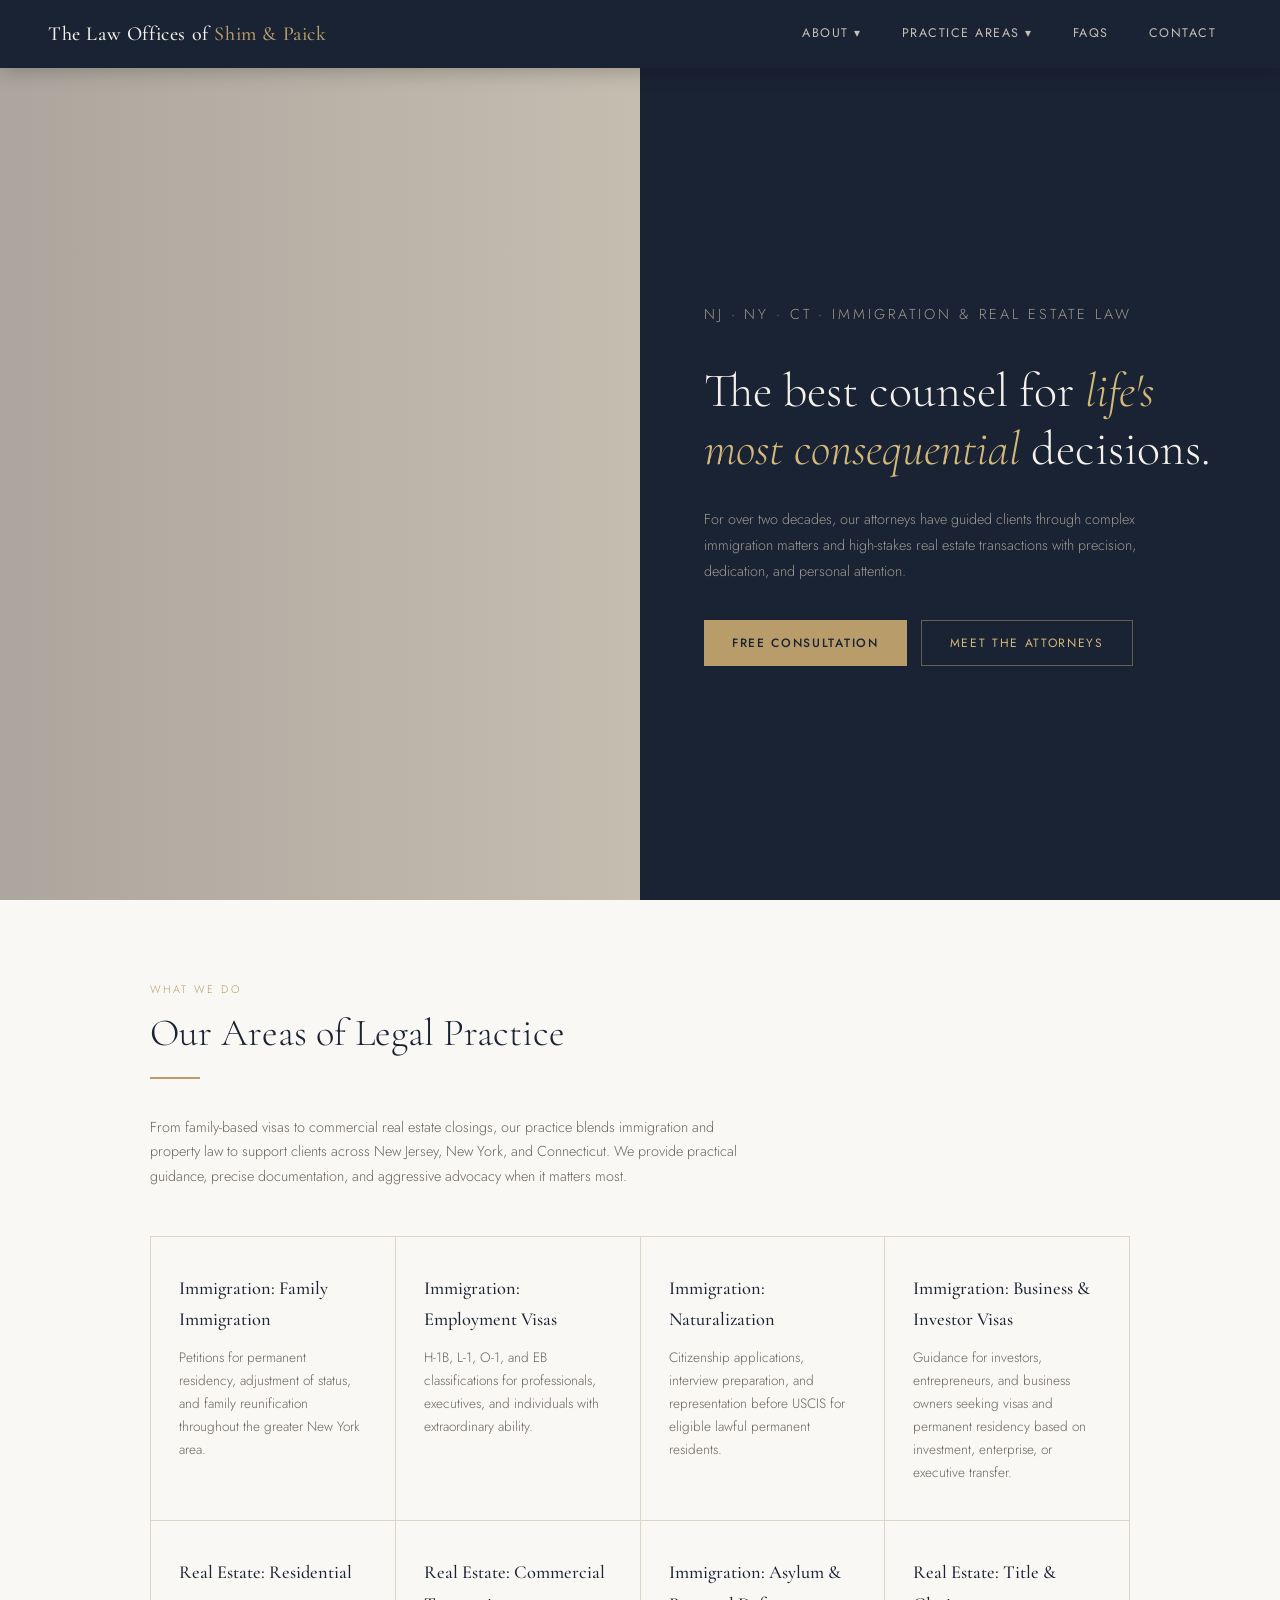
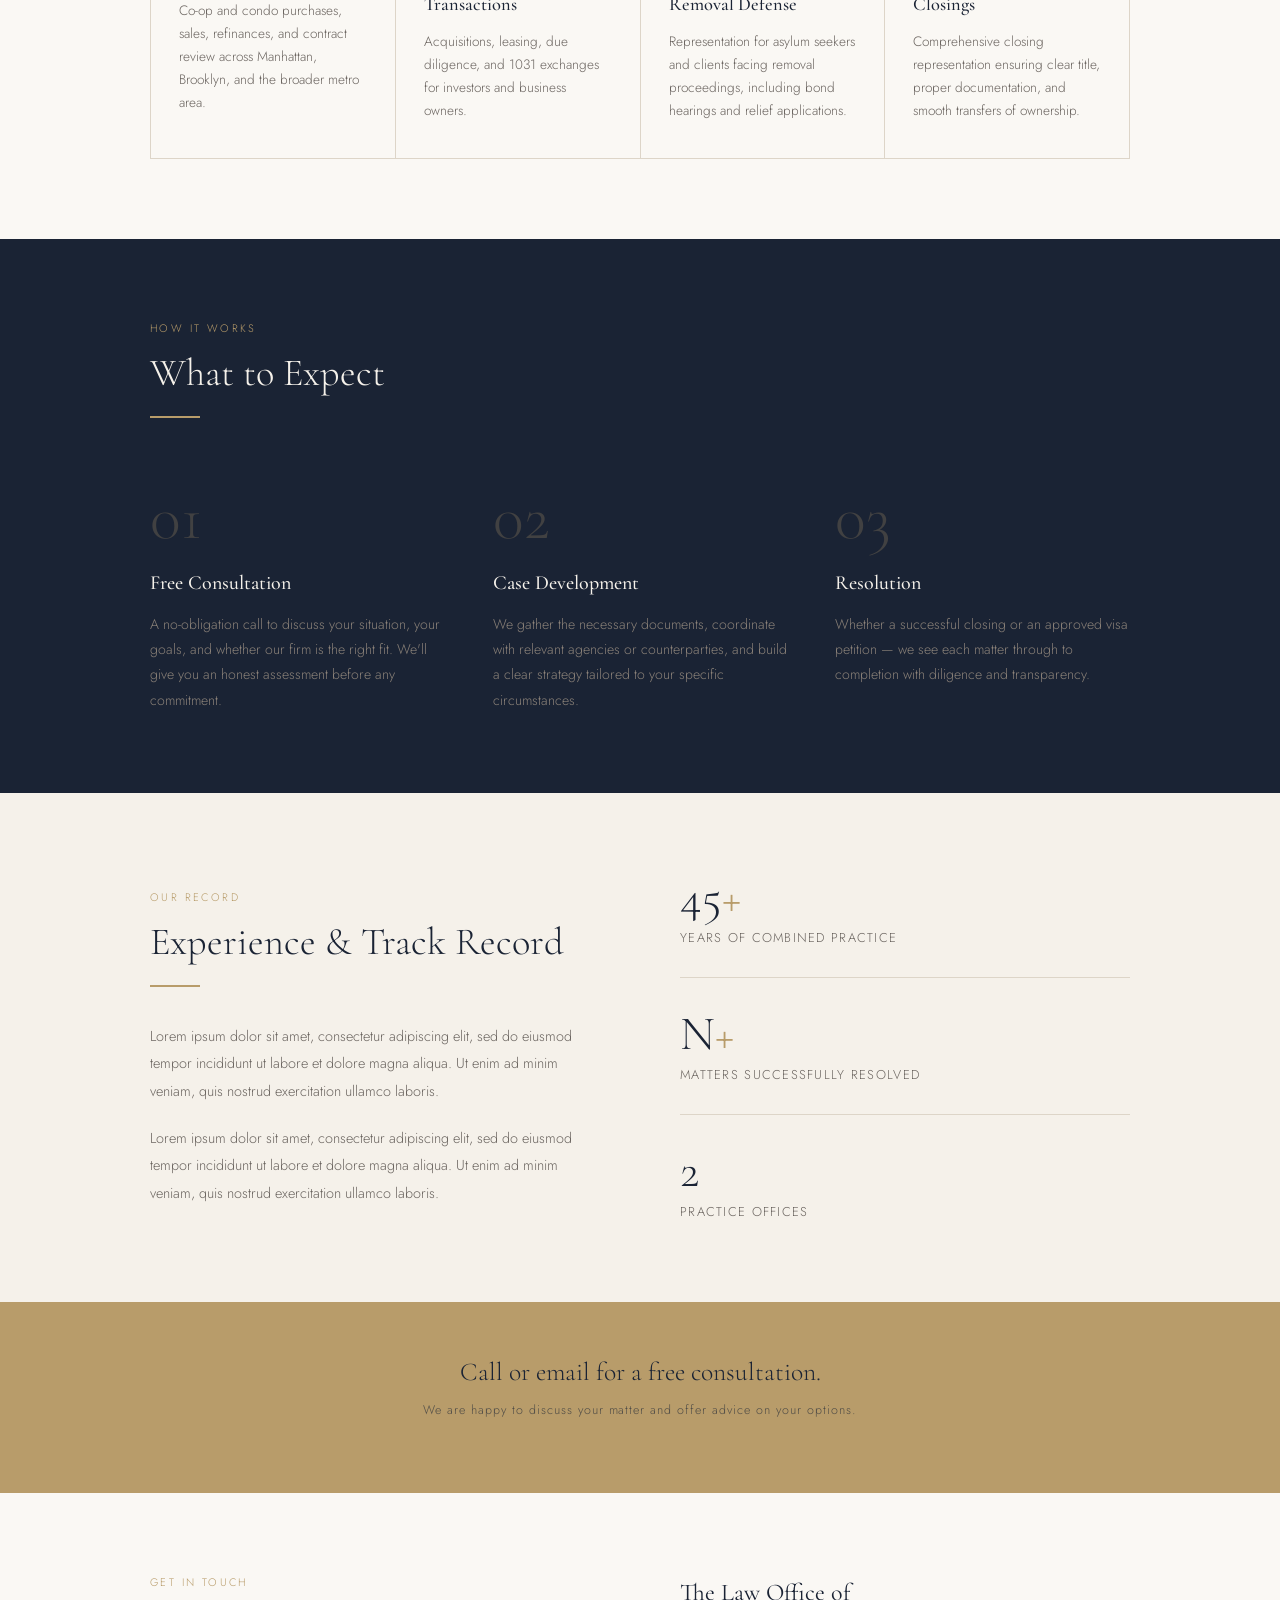
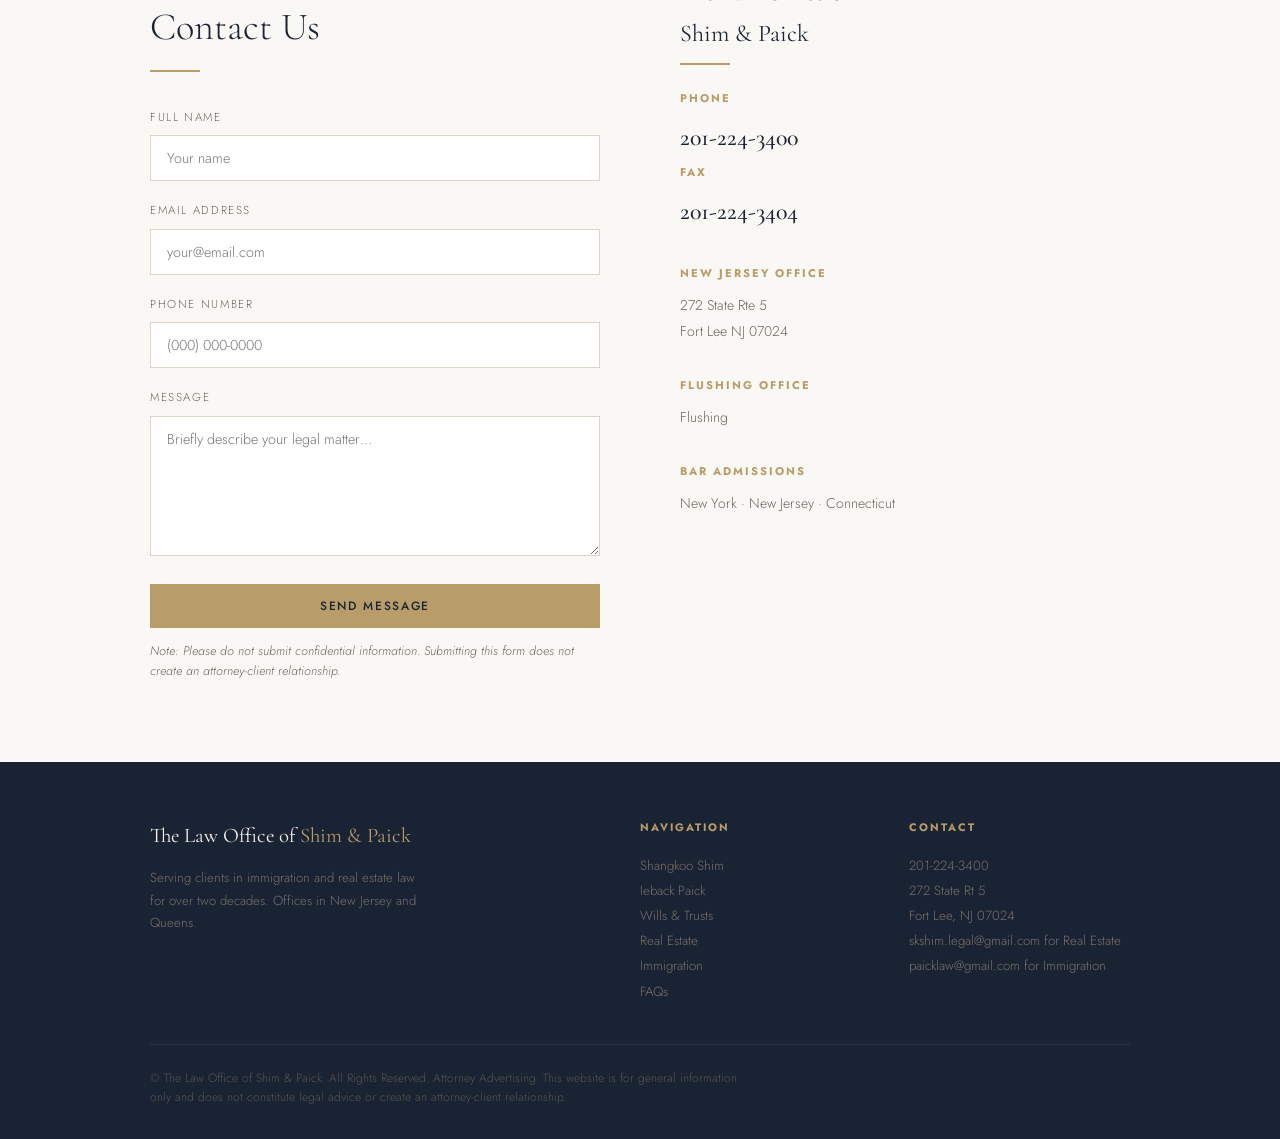
<file: index.html>
<!DOCTYPE html>
<html lang="en">
<head>
<meta charset="UTF-8">
<meta name="viewport" content="width=device-width, initial-scale=1.0">
<title>The Law Offices of Shim & Paick</title>
<link rel="preconnect" href="https://fonts.googleapis.com">
<link rel="preconnect" href="https://fonts.gstatic.com" crossorigin>
<link rel="stylesheet" href="style.css">
<script src="header.js" defer></script>
<script src="footer.js" defer></script>
<link href="https://fonts.googleapis.com/css2?family=Cormorant+Garamond:ital,wght@0,300;0,400;0,500;0,600;1,300;1,400&family=Jost:wght@300;400;500&display=swap" rel="stylesheet">
</head>
<body>
<site-header></site-header>
<div id="page-home" class="page active">
  <div class="hero">
    <div class="hero-img"></div>
    <div class="hero-content">
      <p class="hero-eyebrow">NJ · NY · CT · Immigration &amp; Real Estate Law</p>
      <h1>The best counsel for <em>life's most consequential</em> decisions.</h1>
      <p>For over two decades, our attorneys have guided clients through complex immigration matters and high-stakes real estate transactions with precision, dedication, and personal attention.</p>
      <div class="btn-group">
        <button class="btn-primary" onclick="document.getElementById('contact-section').scrollIntoView({behavior:'smooth'})">Free Consultation</button>
        <a href="shim.html"><button class="btn-outline">Meet the Attorneys</button></a>
      </div>
    </div>
  </div>

  <section>
    <div class="container">
      <p class="section-label">What We Do</p>
      <h2 class="section-title">Our Areas of Legal Practice</h2>
      <div class="divider"></div>
      <p style="color:var(--mid);max-width:600px;font-size:.9rem">
        From family-based visas to commercial real estate closings, our practice blends immigration and property law to support clients across New Jersey, New York, and Connecticut. We provide practical guidance, precise documentation, and aggressive advocacy when it matters most.
      </p>
      <div class="areas-grid">
        <div class="area-card">
          <h3>Immigration: Family Immigration</h3>
          <p>Petitions for permanent residency, adjustment of status, and family reunification throughout the greater New York area.</p>
        </div>
        <div class="area-card">
          <h3>Immigration: Employment Visas</h3>
          <p>H-1B, L-1, O-1, and EB classifications for professionals, executives, and individuals with extraordinary ability.</p>
        </div>
        <div class="area-card">
          <h3>Immigration: Naturalization</h3>
          <p>Citizenship applications, interview preparation, and representation before USCIS for eligible lawful permanent residents.</p>
        </div>
        <div class="area-card">
          <h3>Immigration: Business & Investor Visas</h3>
          <p>Guidance for investors, entrepreneurs, and business owners seeking visas and permanent residency based on investment, enterprise, or executive transfer.</p>
        </div>
        <div class="area-card">
          <h3>Real Estate: Residential</h3>
          <p>Co-op and condo purchases, sales, refinances, and contract review across Manhattan, Brooklyn, and the broader metro area.</p>
        </div>
        <div class="area-card">
          <h3>Real Estate: Commercial Transactions</h3>
          <p>Acquisitions, leasing, due diligence, and 1031 exchanges for investors and business owners.</p>
        </div>
        <div class="area-card">
          <h3>Immigration: Asylum &amp; Removal Defense</h3>
          <p>Representation for asylum seekers and clients facing removal proceedings, including bond hearings and relief applications.</p>
        </div>
        <div class="area-card">
          <h3>Real Estate: Title &amp; Closings</h3>
          <p>Comprehensive closing representation ensuring clear title, proper documentation, and smooth transfers of ownership.</p>
        </div>
      </div>
    </div>
  </section>

  <section class="steps-section">
    <div class="container">
      <p class="section-label" style="color:var(--gold)">How It Works</p>
      <h2 class="section-title">What to Expect</h2>
      <div class="divider"></div>
      <div class="steps-grid">
        <div class="step">
          <div class="step-num">01</div>
          <h3>Free Consultation</h3>
          <p>A no-obligation call to discuss your situation, your goals, and whether our firm is the right fit. We'll give you an honest assessment before any commitment.</p>
        </div>
        <div class="step">
          <div class="step-num">02</div>
          <h3>Case Development</h3>
          <p>We gather the necessary documents, coordinate with relevant agencies or counterparties, and build a clear strategy tailored to your specific circumstances.</p>
        </div>
        <div class="step">
          <div class="step-num">03</div>
          <h3>Resolution</h3>
          <p>Whether a successful closing or an approved visa petition — we see each matter through to completion with diligence and transparency.</p>
        </div>
      </div>
    </div>
  </section>

  <section class="exp-section">
    <div class="container">
      <div class="exp-inner">
        <div>
          <p class="section-label">Our Record</p>
          <h2 class="section-title">Experience &amp; Track Record</h2>
          <div class="divider"></div>
          <!-- TODO -->
          <p style="color:var(--mid);font-size:.9rem;line-height:1.9;margin-bottom:20px">
            Lorem ipsum dolor sit amet, consectetur adipiscing elit, sed do eiusmod tempor incididunt ut labore et dolore magna aliqua.
            Ut enim ad minim veniam, quis nostrud exercitation ullamco laboris.
          </p>
          <p style="color:var(--mid);font-size:.9rem;line-height:1.9">
            Lorem ipsum dolor sit amet, consectetur adipiscing elit, sed do eiusmod tempor incididunt ut labore et dolore magna aliqua.
            Ut enim ad minim veniam, quis nostrud exercitation ullamco laboris.
          </p>
        </div>
        <div class="exp-stats">
          <div class="stat-row">
            <div class="stat-num">45<span>+</span></div>
            <div class="stat-label">Years of combined practice</div>
          </div>
          <div class="stat-row">
            <div class="stat-num">N<span>+</span></div>
            <div class="stat-label">Matters successfully resolved</div>
          </div>
          <div class="stat-row">
            <div class="stat-num">2</div>
            <div class="stat-label">Practice offices</div>
          </div>
        </div>
      </div>
    </div>
  </section>

  <div class="cta-band">
    <div class="container">
      <p>Call or email for a free consultation.</p>
      <small>We are happy to discuss your matter and offer advice on your options.</small>
    </div>
  </div>

  <section class="contact-section" id="contact-section">
    <div class="container">
      <div class="contact-grid">
        <div>
          <p class="section-label">Get in Touch</p>
          <h2 class="section-title">Contact Us</h2>
          <div class="divider"></div>
          <form action="https://formspree.io/f/mlgvgbya" method="POST">
            <div class="form-field">
              <label>Full Name</label>
              <input type="text" placeholder="Your name" name="name">
            </div>
            <div class="form-field">
              <label>Email Address</label>
              <input type="email" placeholder="your@email.com" name="email">
            </div>
            <div class="form-field">
              <label>Phone Number</label>
              <input type="tel" placeholder="(000) 000-0000" name="phone">
            </div>
            <div class="form-field">
              <label>Message</label>
              <textarea placeholder="Briefly describe your legal matter…" name="msg"></textarea>
            </div>
            <button class="btn-primary" style="width:100%" type="submit">Send Message</button>
          </form>
          <p class="form-note">Note: Please do not submit confidential information. Submitting this form does not create an attorney-client relationship.</p>
        </div>
        <div class="contact-info">
          <h3>The Law Office of<br>Shim &amp; Paick</h3>
          <div class="divider"></div>
          <div class="contact-block">
            <h4>Phone</h4>
            <a class="contact-phone">
              201-224-3400
            </a>
            <h4>Fax</h4>
            <a class="contact-phone">
              201-224-3404
            </a>
          </div>
          <div class="contact-block">
            <h4>New Jersey Office</h4>
            <p>
              272 State Rte 5
              <br>
              Fort Lee NJ 07024
            </p>
          </div>
          <div class="contact-block">
            <h4>Flushing Office</h4>
            <p>
              <!-- TODO -->
              Flushing
            </p>
          </div>
          <div class="contact-block">
            <h4>Bar Admissions</h4>
            <p>New York · New Jersey · Connecticut</p>
          </div>
        </div>
      </div>
    </div>
  </section>
</div>
<site-footer></site-footer>
</body>
</html>
</file>
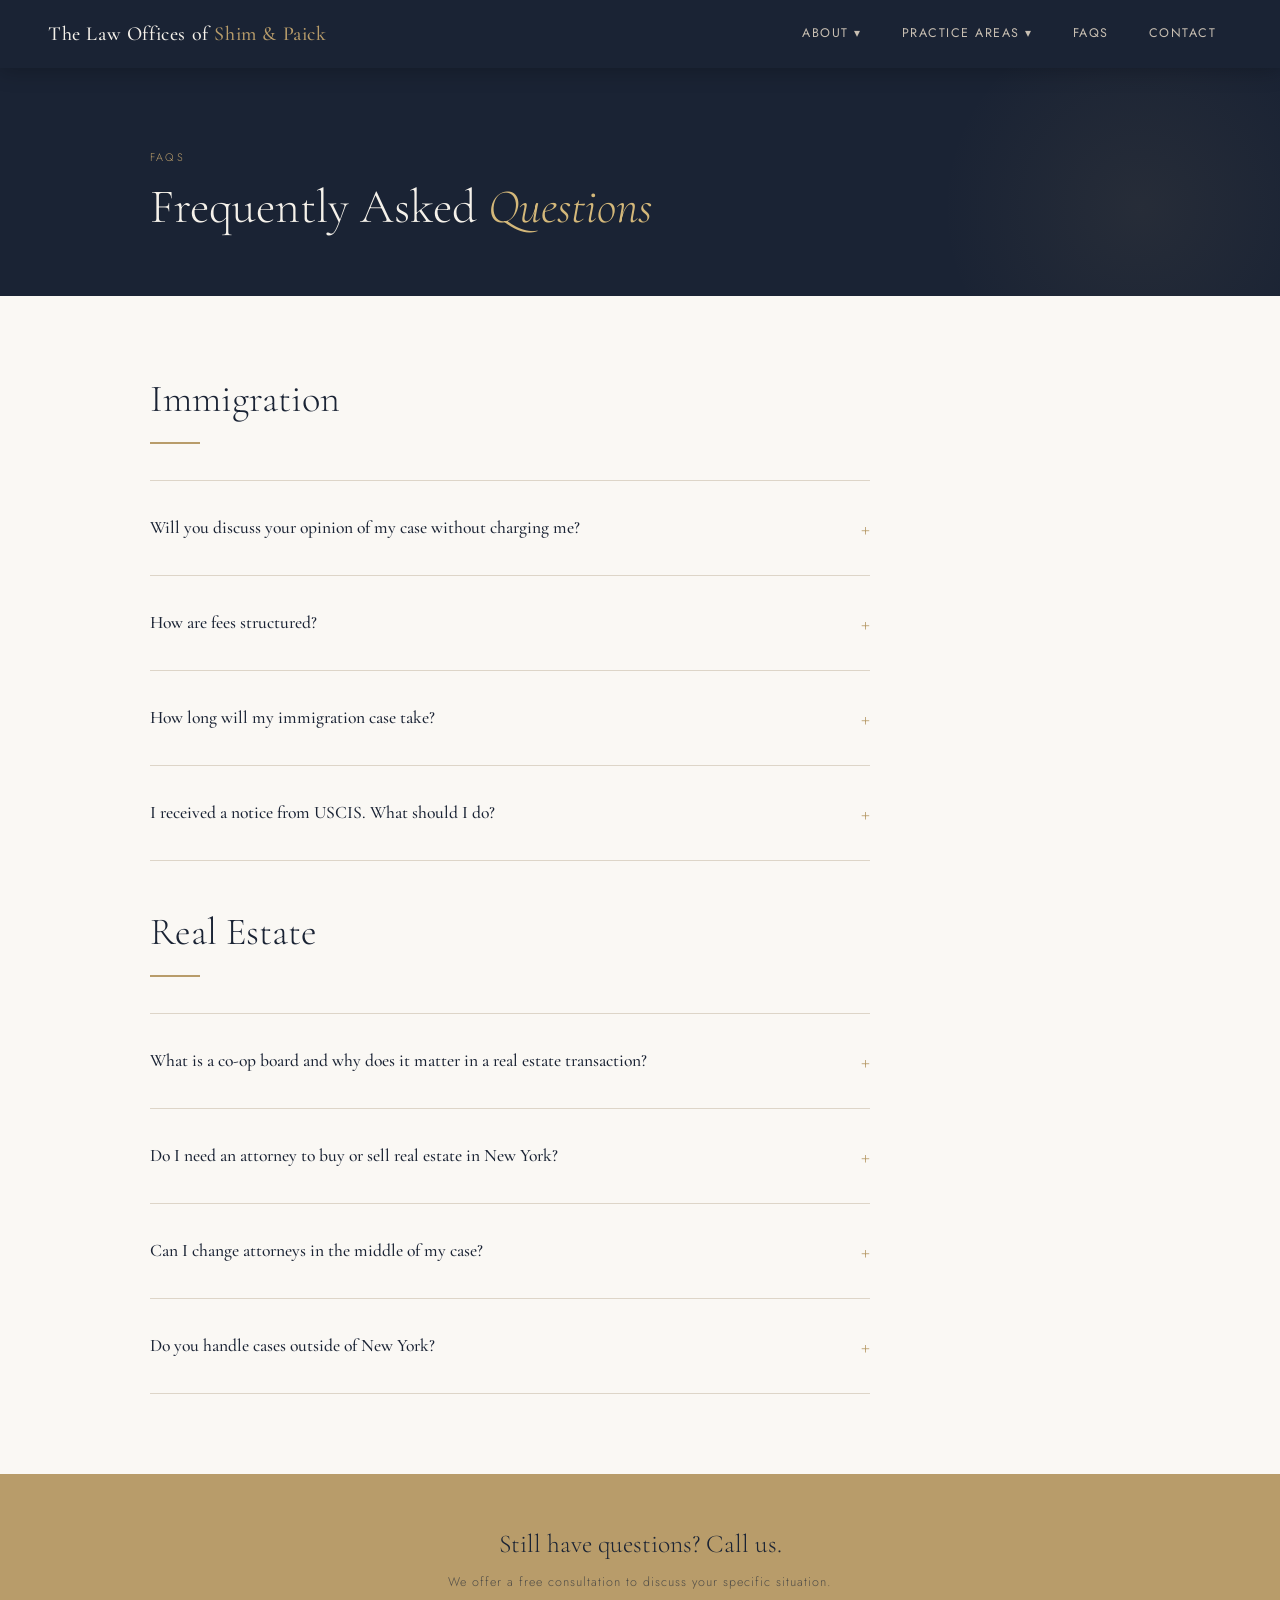
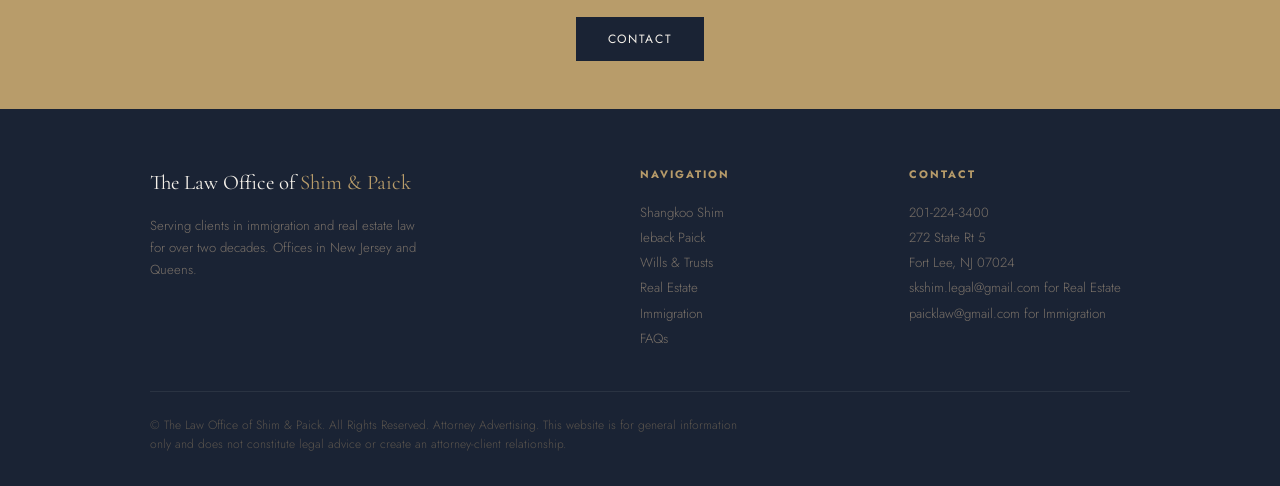
<file: faq.html>
<!DOCTYPE html>
<html lang="en">
<head>
<meta charset="UTF-8">
<meta name="viewport" content="width=device-width, initial-scale=1.0">
<title>Shim & Paick: FAQs</title>
<link rel="preconnect" href="https://fonts.googleapis.com">
<link rel="preconnect" href="https://fonts.gstatic.com" crossorigin>
<link rel="stylesheet" href="style.css">
<script src="header.js" defer></script>
<script src="footer.js" defer></script>
<link href="https://fonts.googleapis.com/css2?family=Cormorant+Garamond:ital,wght@0,300;0,400;0,500;0,600;1,300;1,400&family=Jost:wght@300;400;500&display=swap" rel="stylesheet">
</head>
<body>
<site-header></site-header>
<div id="page-faqs" class="page active">
  <div class="page-hero">
    <div class="container">
      <p class="page-hero-eyebrow">FAQs</p>
      <h1>Frequently Asked <em>Questions</em></h1>
    </div>
  </div>
  <section>
    <div class="container">
      <h2 class="section-title">Immigration</h2>
      <div class="divider"></div>
      <div class="faq-list">
        <div class="faq-item">
          <div class="faq-q" onclick="toggleFaq(this)">Will you discuss your opinion of my case without charging me?</div>
          <div class="faq-a">Yes. We will personally speak with you, ask questions, and give our professional opinion of your matter and the likelihood of success — at no charge and with no obligation to retain us.</div>
        </div>
        <div class="faq-item">
          <div class="faq-q" onclick="toggleFaq(this)">How are fees structured?</div>
          <div class="faq-a">Fee structures depend on the nature of the matter. Immigration cases are typically handled on a flat-fee basis. Real estate transactions are generally billed at a flat fee per closing. We will discuss all fees clearly before you engage the firm.</div>
        </div>
        <div class="faq-item">
          <div class="faq-q" onclick="toggleFaq(this)">How long will my immigration case take?</div>
          <div class="faq-a">Processing times vary widely depending on the type of application, the service center, and current government backlogs. During your consultation, we'll give you a realistic timeline based on your specific situation and current USCIS and NVC processing data.</div>
        </div>
        <div class="faq-item">
          <div class="faq-q" onclick="toggleFaq(this)">I received a notice from USCIS. What should I do?</div>
          <div class="faq-a">Do not ignore any government correspondence. Contact our office as soon as possible — many notices require a response within a strict deadline, and missing that window can negatively affect your case.</div>
        </div>
      </div>
      <h2 class="section-title" style="margin-top: 48px">Real Estate</h2>
      <div class="divider"></div>
      <div class="faq-list">
        <div class="faq-item">
          <div class="faq-q" onclick="toggleFaq(this)">What is a co-op board and why does it matter in a real estate transaction?</div>
          <div class="faq-a">In New York City, many apartment buildings are structured as cooperatives. When you buy a co-op apartment, you're purchasing shares in a corporation that owns the building, not real property directly. The co-op board must approve any purchase or sale, and their requirements can be extensive. We guide buyers through the entire application process.</div>
        </div>
        <div class="faq-item">
          <div class="faq-q" onclick="toggleFaq(this)">Do I need an attorney to buy or sell real estate in New York?</div>
          <div class="faq-a">While not strictly required by law, it is strongly advisable. New York real estate contracts are complex, the closing process involves many parties and documents, and issues such as title defects, co-op board requirements, and transfer taxes can have significant financial consequences. Having experienced counsel protects your interests throughout the transaction.</div>
        </div>
        <div class="faq-item">
          <div class="faq-q" onclick="toggleFaq(this)">Can I change attorneys in the middle of my case?</div>
          <div class="faq-a">Yes. It is your legal right to change attorneys at any time. If you are considering a change, contact us and we will discuss how to make the transition as smooth as possible.</div>
        </div>
        <div class="faq-item">
          <div class="faq-q" onclick="toggleFaq(this)">Do you handle cases outside of New York?</div>
          <div class="faq-a">Our real estate practice is limited to New York State. Immigration matters, however, often extend to federal agencies and immigration courts across the country — we are available to discuss your specific situation regardless of where you are located.</div>
        </div>
      </div>
    </div>
  </section>

  <div class="cta-band">
    <div class="container">
      <p>Still have questions? Call us.</p>
      <small>We offer a free consultation to discuss your specific situation.</small>
      <a href="index.html#contact-section"><button class="btn-navy">
        CONTACT
      </button></a>
    </div>
  </div>
</div>
<site-footer></site-footer>
</body>
</html>
</file>
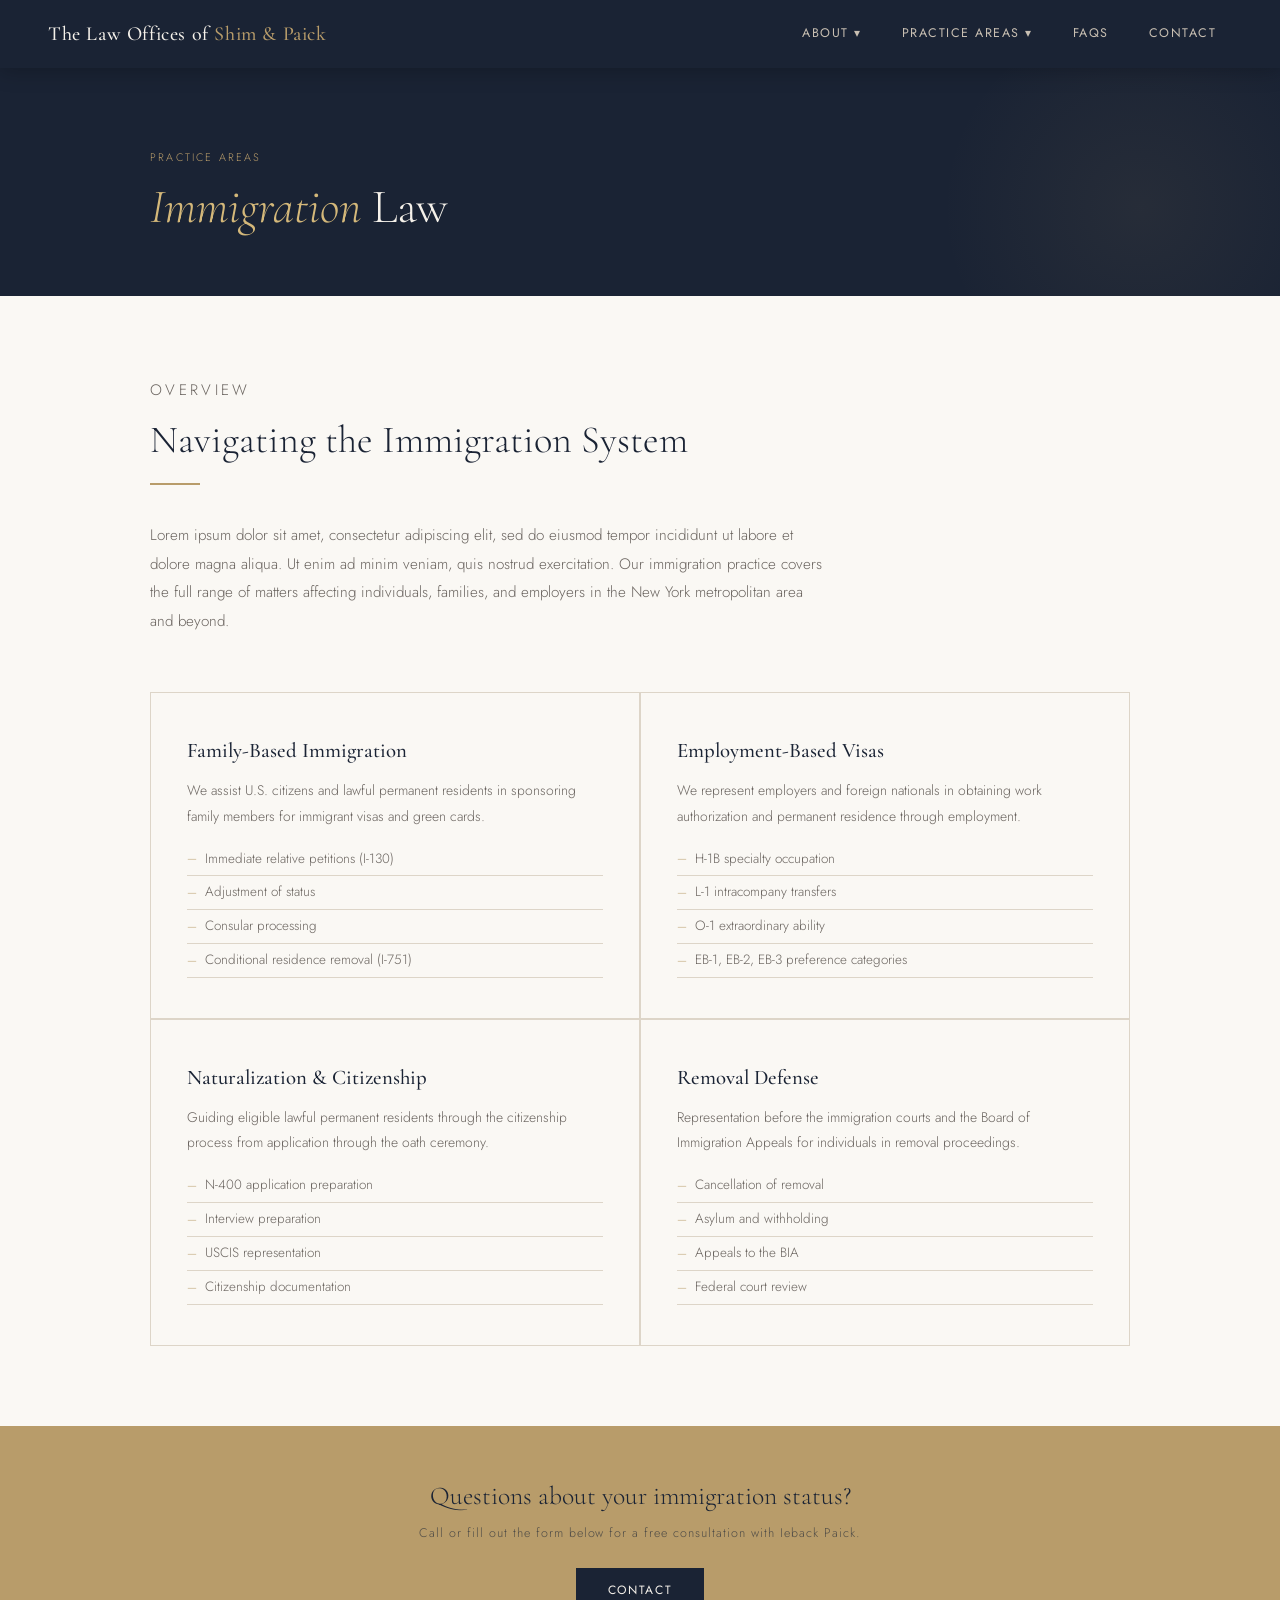
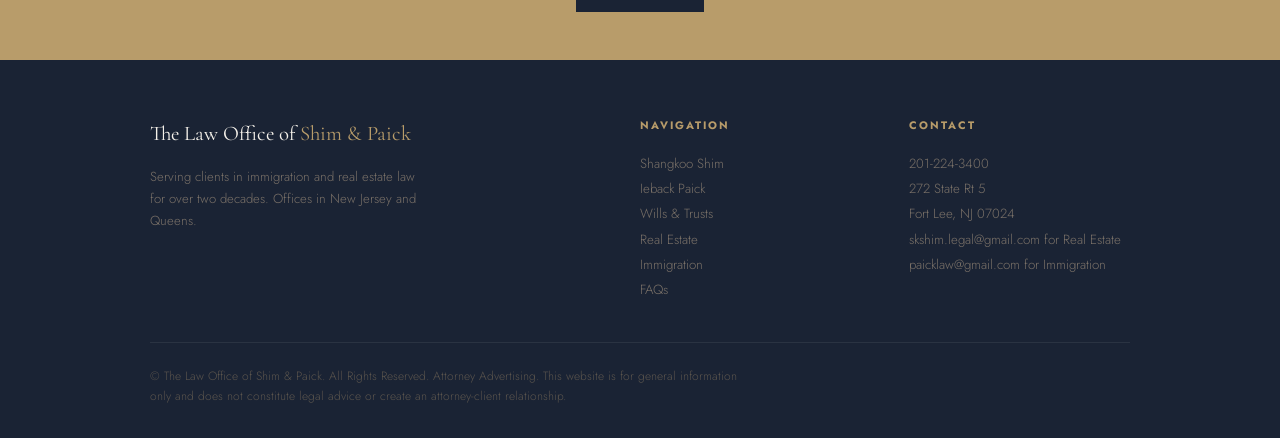
<file: immigration.html>
<!DOCTYPE html>
<html lang="en">
<head>
<meta charset="UTF-8">
<meta name="viewport" content="width=device-width, initial-scale=1.0">
<title>The Law Offices of Shim & Paick</title>
<link rel="preconnect" href="https://fonts.googleapis.com">
<link rel="preconnect" href="https://fonts.gstatic.com" crossorigin>
<link rel="stylesheet" href="style.css">
<script src="header.js" defer></script>
<script src="footer.js" defer></script>
<link href="https://fonts.googleapis.com/css2?family=Cormorant+Garamond:ital,wght@0,300;0,400;0,500;0,600;1,300;1,400&family=Jost:wght@300;400;500&display=swap" rel="stylesheet">
</head>
<body>
<site-header></site-header>
<div id="page-immigration" class="page active">
  <div class="page-hero">
    <div class="container">
      <p class="page-hero-eyebrow">Practice Areas</p>
      <h1><em>Immigration</em> Law</h1>
    </div>
  </div>
  <section>
    <div class="container">
      <div class="practice-intro">
        <p class="section-label">Overview</p>
        <h2 class="section-title">Navigating the Immigration System</h2>
        <div class="divider"></div>
        <p>Lorem ipsum dolor sit amet, consectetur adipiscing elit, sed do eiusmod tempor incididunt ut labore et dolore magna aliqua. Ut enim ad minim veniam, quis nostrud exercitation. Our immigration practice covers the full range of matters affecting individuals, families, and employers in the New York metropolitan area and beyond.</p>
      </div>
      <div class="practice-blocks">
        <div class="practice-block">
          <h3>Family-Based Immigration</h3>
          <p>We assist U.S. citizens and lawful permanent residents in sponsoring family members for immigrant visas and green cards.</p>
          <ul>
            <li>Immediate relative petitions (I-130)</li>
            <li>Adjustment of status</li>
            <li>Consular processing</li>
            <li>Conditional residence removal (I-751)</li>
          </ul>
        </div>
        <div class="practice-block">
          <h3>Employment-Based Visas</h3>
          <p>We represent employers and foreign nationals in obtaining work authorization and permanent residence through employment.</p>
          <ul>
            <li>H-1B specialty occupation</li>
            <li>L-1 intracompany transfers</li>
            <li>O-1 extraordinary ability</li>
            <li>EB-1, EB-2, EB-3 preference categories</li>
          </ul>
        </div>
        <div class="practice-block">
          <h3>Naturalization &amp; Citizenship</h3>
          <p>Guiding eligible lawful permanent residents through the citizenship process from application through the oath ceremony.</p>
          <ul>
            <li>N-400 application preparation</li>
            <li>Interview preparation</li>
            <li>USCIS representation</li>
            <li>Citizenship documentation</li>
          </ul>
        </div>
        <div class="practice-block">
          <h3>Removal Defense</h3>
          <p>Representation before the immigration courts and the Board of Immigration Appeals for individuals in removal proceedings.</p>
          <ul>
            <li>Cancellation of removal</li>
            <li>Asylum and withholding</li>
            <li>Appeals to the BIA</li>
            <li>Federal court review</li>
          </ul>
        </div>
      </div>
    </div>
  </section>

  <div class="cta-band">
    <div class="container">
      <p>Questions about your immigration status?</p>
      <small>Call or fill out the form below for a free consultation with Ieback Paick.</small>
      <a href="index.html#contact-section"><button class="btn-navy">
        CONTACT
      </button></a>
    </div>
  </div>
</div>
<site-footer></site-footer>
</body>
</html>
</file>
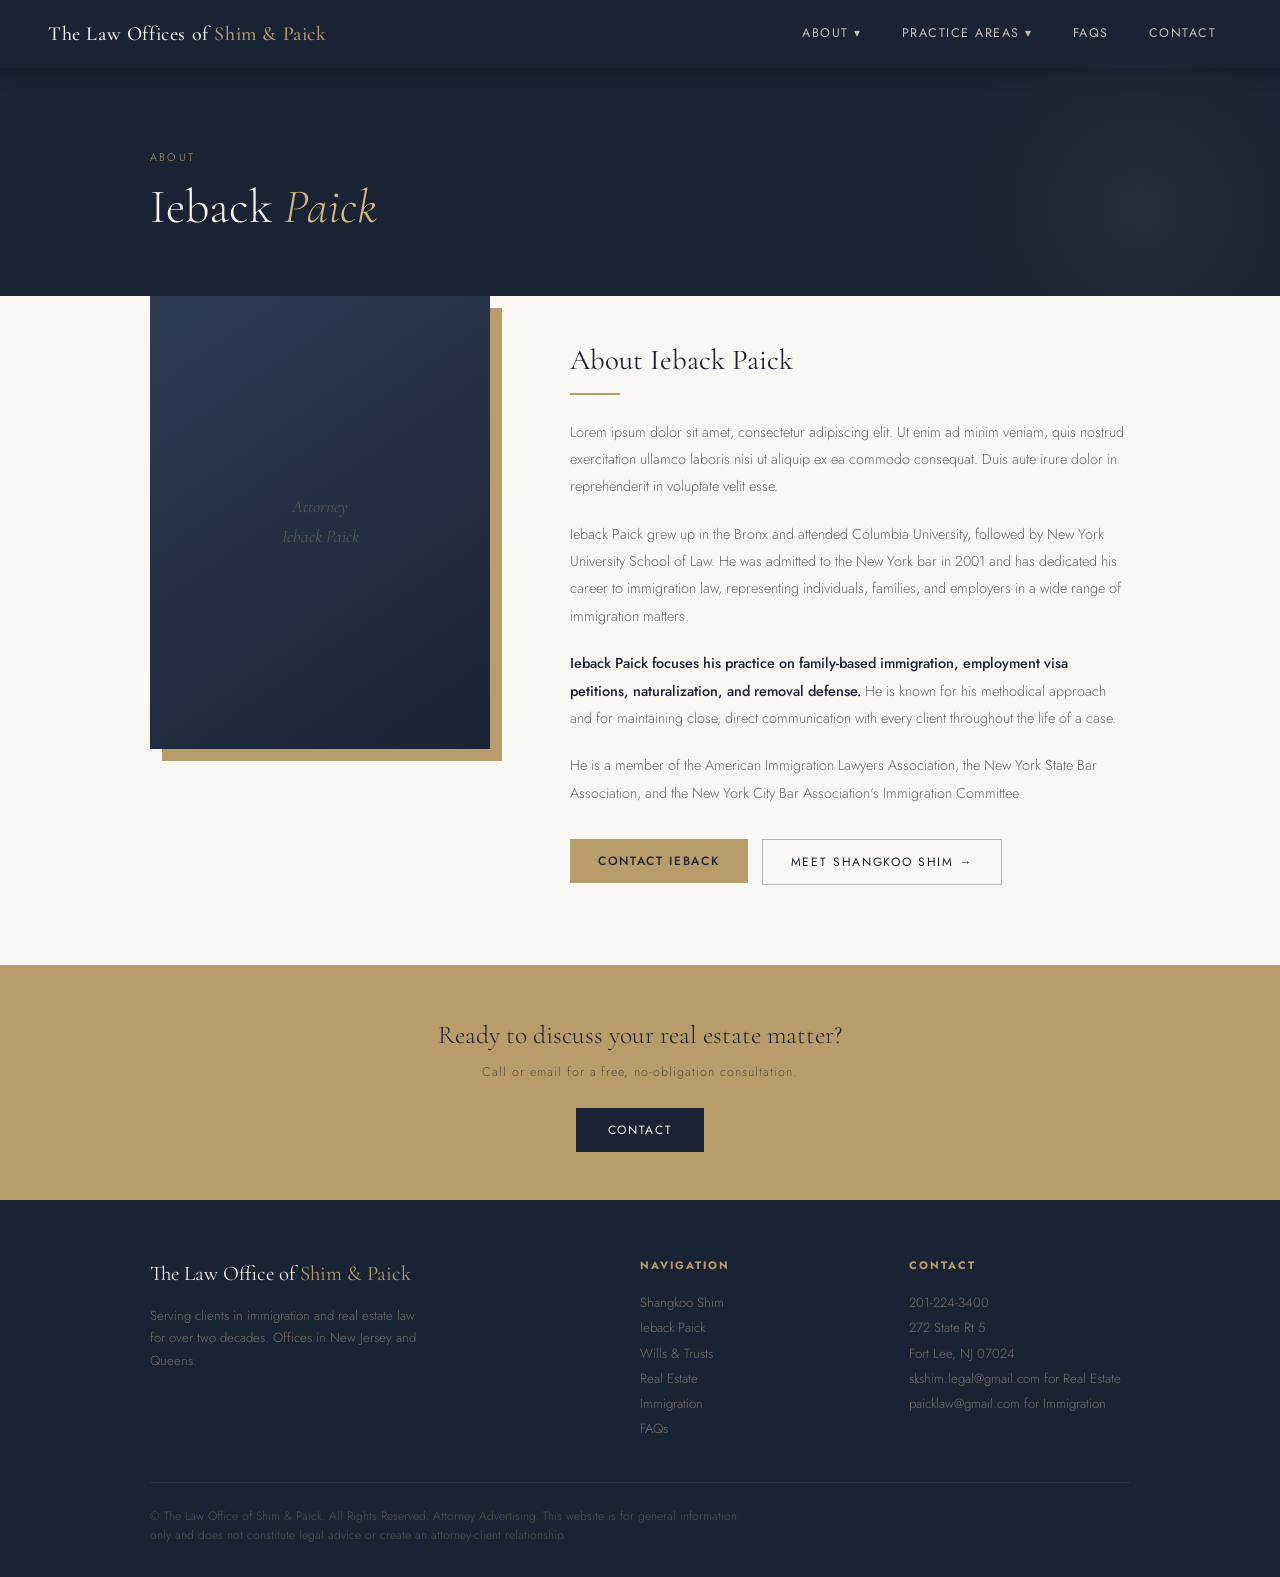
<file: paick.html>
<!DOCTYPE html>
<html lang="en">
<head>
<meta charset="UTF-8">
<meta name="viewport" content="width=device-width, initial-scale=1.0">
<title>Shim & Paick: Meet Ieback Paick</title>
<link rel="preconnect" href="https://fonts.googleapis.com">
<link rel="preconnect" href="https://fonts.gstatic.com" crossorigin>
<link rel="stylesheet" href="style.css">
<script src="header.js" defer></script>
<script src="footer.js" defer></script>
<link href="https://fonts.googleapis.com/css2?family=Cormorant+Garamond:ital,wght@0,300;0,400;0,500;0,600;1,300;1,400&family=Jost:wght@300;400;500&display=swap" rel="stylesheet">
</head>
<body>
<site-header></site-header>
<div id="page-Ieback" class="page active">
  <div class="page-hero">
    <div class="container">
      <p class="page-hero-eyebrow">About</p>
      <h1>Ieback <em>Paick</em></h1>
    </div>
  </div>
  <section>
    <div class="container">
      <div class="about-grid">
        <div class="about-photo">
          <div class="photo-placeholder">Attorney<br>Ieback Paick</div>
        </div>
        <div class="about-text">
          <h2>About Ieback Paick</h2>
          <div class="divider"></div>
          <p>Lorem ipsum dolor sit amet, consectetur adipiscing elit. Ut enim ad minim veniam, quis nostrud exercitation ullamco laboris nisi ut aliquip ex ea commodo consequat. Duis aute irure dolor in reprehenderit in voluptate velit esse.</p>
          <p>
            Ieback Paick grew up in the Bronx and attended Columbia University, followed by New York University School of Law.
            He was admitted to the New York bar in 2001 and has dedicated his career to immigration law, representing individuals, families, and employers in a wide range of immigration matters.
          </p>
          <p><strong>
            Ieback Paick focuses his practice on family-based immigration, employment visa petitions, naturalization, and removal defense.</strong>
            He is known for his methodical approach and for maintaining close, direct communication with every client throughout the life of a case.
          </p>
          <p>He is a member of the American Immigration Lawyers Association, the New York State Bar Association, and the New York City Bar Association's Immigration Committee.</p>
          <div class="about-actions">
            <a href="mailto:paick@shimpaick.com"><button class="btn-primary">Contact Ieback</button></a>
            <a href="shim.html"><button class="btn-outline" style="border-color:rgba(26,35,52,.3);color:var(--navy)">Meet Shangkoo Shim →</button></a>
          </div>
        </div>
      </div>
    </div>
  </section>

  <div class="cta-band">
    <div class="container">
      <p>Ready to discuss your real estate matter?</p>
      <small>Call or email for a free, no-obligation consultation.</small>
      <a href="index.html#contact-section"><button class="btn-navy">
        CONTACT
      </button></a>
    </div>
  </div>
</div>
<site-footer></site-footer>
</body>
</html>
</file>
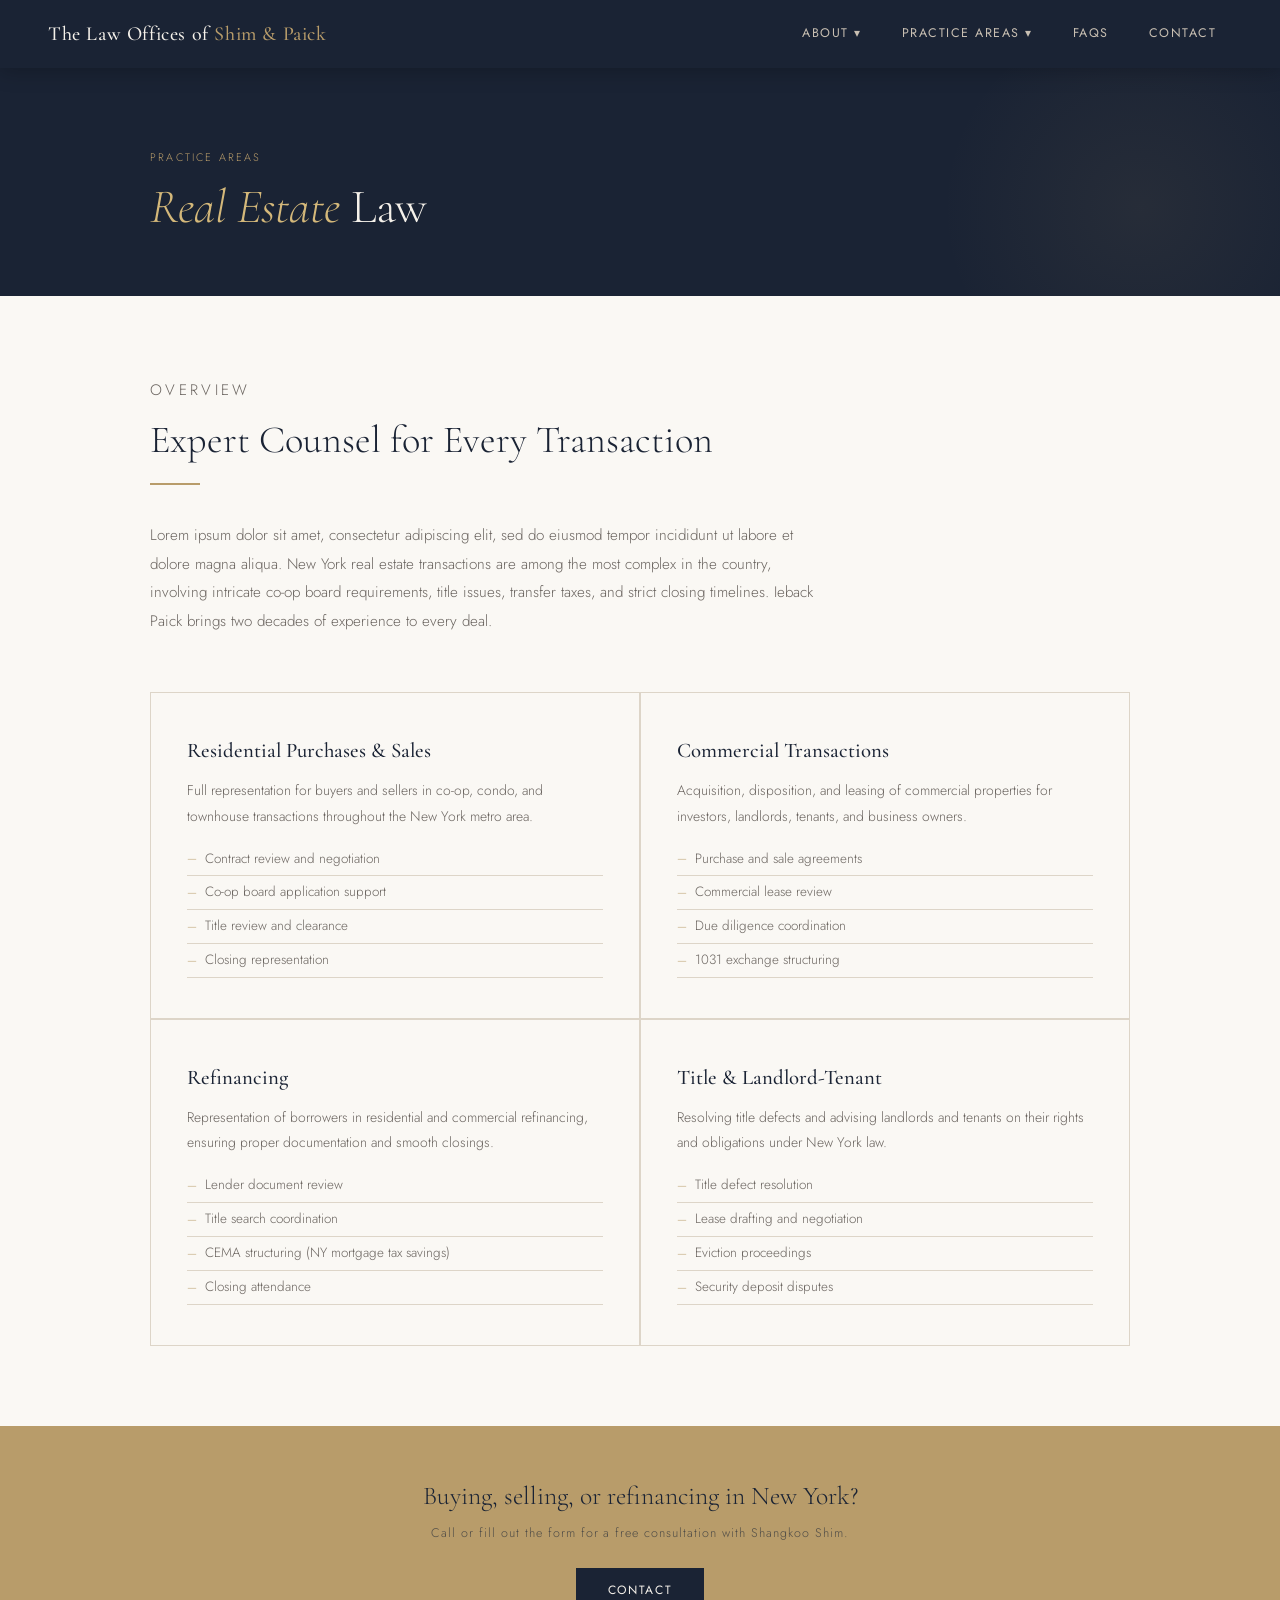
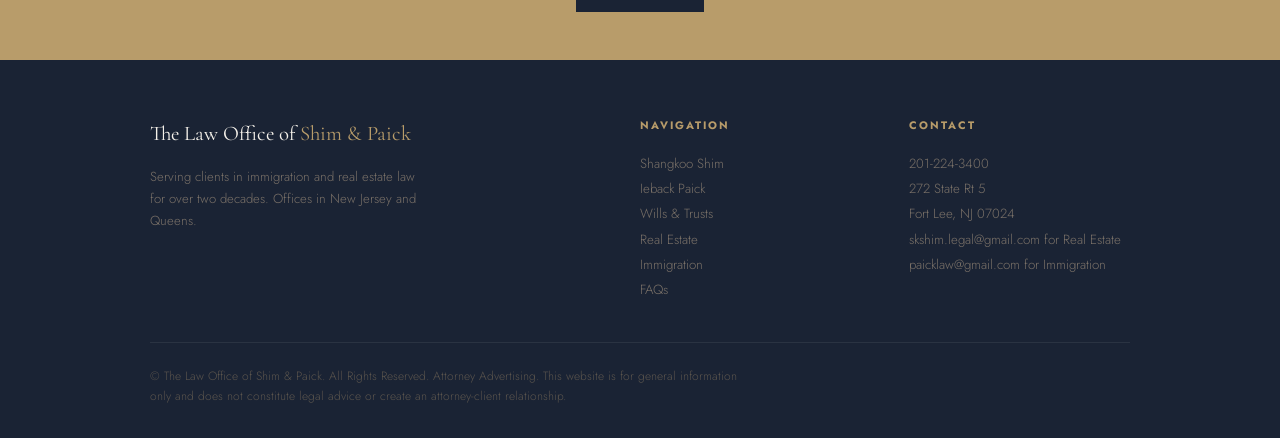
<file: real-estate.html>
<!DOCTYPE html>
<html lang="en">
<head>
<meta charset="UTF-8">
<meta name="viewport" content="width=device-width, initial-scale=1.0">
<title>Shim & Paick: Real Estate</title>
<link rel="preconnect" href="https://fonts.googleapis.com">
<link rel="preconnect" href="https://fonts.gstatic.com" crossorigin>
<link rel="stylesheet" href="style.css">
<script src="header.js" defer></script>
<script src="footer.js" defer></script>
<link href="https://fonts.googleapis.com/css2?family=Cormorant+Garamond:ital,wght@0,300;0,400;0,500;0,600;1,300;1,400&family=Jost:wght@300;400;500&display=swap" rel="stylesheet">
</head>
<body>
<site-header></site-header>
<div id="page-realestate" class="page active">
  <div class="page-hero">
    <div class="container">
      <p class="page-hero-eyebrow">Practice Areas</p>
      <h1><em>Real Estate</em> Law</h1>
    </div>
  </div>
  <section>
    <div class="container">
      <div class="practice-intro">
        <p class="section-label">Overview</p>
        <h2 class="section-title">Expert Counsel for Every Transaction</h2>
        <div class="divider"></div>
        <p>Lorem ipsum dolor sit amet, consectetur adipiscing elit, sed do eiusmod tempor incididunt ut labore et dolore magna aliqua. New York real estate transactions are among the most complex in the country, involving intricate co-op board requirements, title issues, transfer taxes, and strict closing timelines. Ieback Paick brings two decades of experience to every deal.</p>
      </div>
      <div class="practice-blocks">
        <div class="practice-block">
          <h3>Residential Purchases &amp; Sales</h3>
          <p>Full representation for buyers and sellers in co-op, condo, and townhouse transactions throughout the New York metro area.</p>
          <ul>
            <li>Contract review and negotiation</li>
            <li>Co-op board application support</li>
            <li>Title review and clearance</li>
            <li>Closing representation</li>
          </ul>
        </div>
        <div class="practice-block">
          <h3>Commercial Transactions</h3>
          <p>Acquisition, disposition, and leasing of commercial properties for investors, landlords, tenants, and business owners.</p>
          <ul>
            <li>Purchase and sale agreements</li>
            <li>Commercial lease review</li>
            <li>Due diligence coordination</li>
            <li>1031 exchange structuring</li>
          </ul>
        </div>
        <div class="practice-block">
          <h3>Refinancing</h3>
          <p>Representation of borrowers in residential and commercial refinancing, ensuring proper documentation and smooth closings.</p>
          <ul>
            <li>Lender document review</li>
            <li>Title search coordination</li>
            <li>CEMA structuring (NY mortgage tax savings)</li>
            <li>Closing attendance</li>
          </ul>
        </div>
        <div class="practice-block">
          <h3>Title &amp; Landlord-Tenant</h3>
          <p>Resolving title defects and advising landlords and tenants on their rights and obligations under New York law.</p>
          <ul>
            <li>Title defect resolution</li>
            <li>Lease drafting and negotiation</li>
            <li>Eviction proceedings</li>
            <li>Security deposit disputes</li>
          </ul>
        </div>
      </div>
    </div>
  </section>

  <div class="cta-band">
    <div class="container">
      <p>Buying, selling, or refinancing in New York?</p>
      <small>Call or fill out the form for a free consultation with Shangkoo Shim.</small>
      <a href="index.html#contact-section"><button class="btn-navy">
        CONTACT
      </button></a>
    </div>
  </div>
</div>
<site-footer></site-footer>
</body>
</html>
</file>
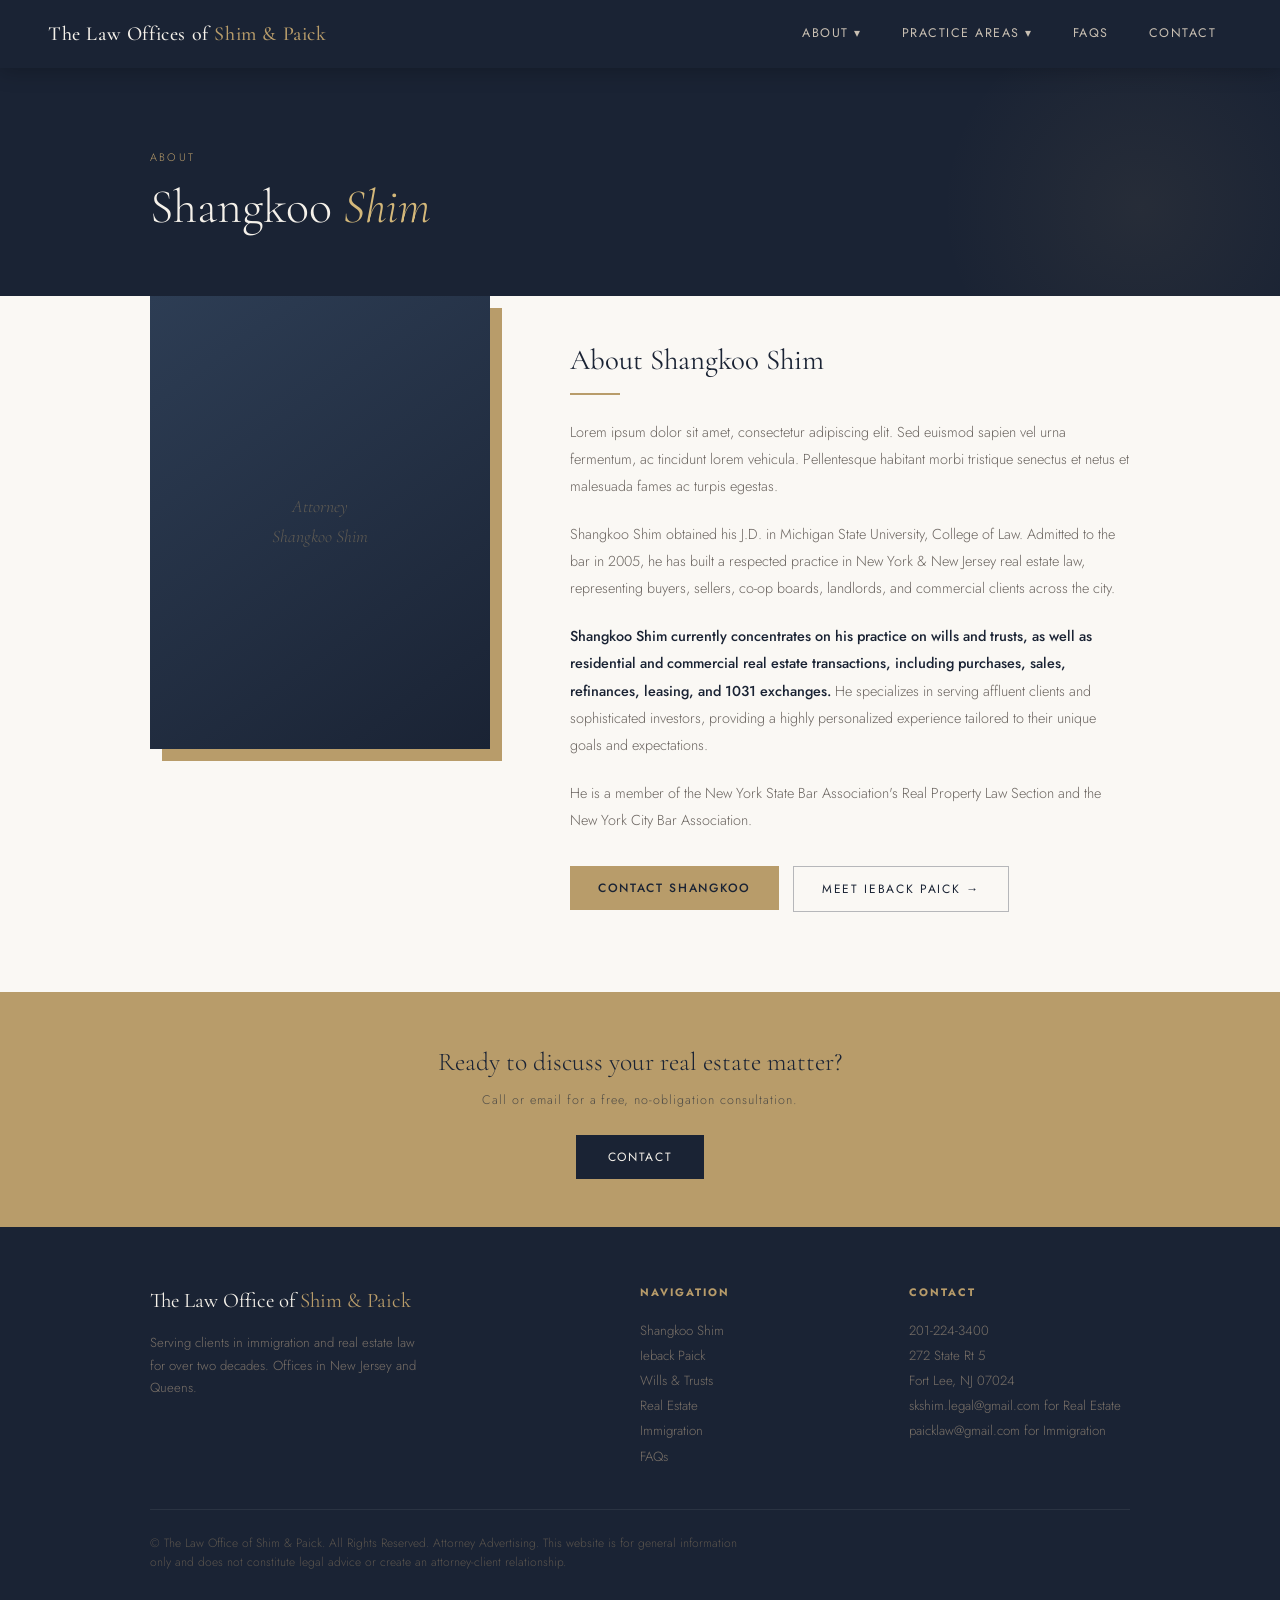
<file: shim.html>
<!DOCTYPE html>
<html lang="en">
<head>
<meta charset="UTF-8">
<meta name="viewport" content="width=device-width, initial-scale=1.0">
<title>Shim & Paick: Meet Shangkoo Shim</title>
<link rel="preconnect" href="https://fonts.googleapis.com">
<link rel="preconnect" href="https://fonts.gstatic.com" crossorigin>
<link rel="stylesheet" href="style.css">
<script src="header.js" defer></script>
<script src="footer.js" defer></script>
<link href="https://fonts.googleapis.com/css2?family=Cormorant+Garamond:ital,wght@0,300;0,400;0,500;0,600;1,300;1,400&family=Jost:wght@300;400;500&display=swap" rel="stylesheet">
</head>
<body>
<site-header></site-header>
<div id="page-Shangkoo" class="page active">
  <div class="page-hero">
    <div class="container">
      <p class="page-hero-eyebrow">About</p>
      <h1>Shangkoo <em>Shim</em></h1>
    </div>
  </div>
  <section>
    <div class="container">
      <div class="about-grid">
        <div class="about-photo">
          <div class="photo-placeholder">Attorney<br>Shangkoo Shim</div>
        </div>
        <div class="about-text">
          <h2>About Shangkoo Shim</h2>
          <div class="divider"></div>
          <p>Lorem ipsum dolor sit amet, consectetur adipiscing elit. Sed euismod sapien vel urna fermentum, ac tincidunt lorem vehicula. Pellentesque habitant morbi tristique senectus et netus et malesuada fames ac turpis egestas.</p>
          <p>
            Shangkoo Shim obtained his J.D. in Michigan State University, College of Law. 
            Admitted to the bar in 2005, he has built a respected practice in New York & New Jersey real estate law, representing buyers, sellers, co-op boards, landlords, and commercial clients across the city.
          </p>
          <p><strong>
            Shangkoo Shim currently concentrates on his practice on wills and trusts, as well as residential and commercial real estate transactions, including purchases, sales, refinances, leasing, and 1031 exchanges.</strong>
            He specializes in serving affluent clients and sophisticated investors, providing a highly personalized experience tailored to their unique goals and expectations.
          </p>
          <p>He is a member of the New York State Bar Association's Real Property Law Section and the New York City Bar Association.</p>
          <div class="about-actions">
            <a href="mailto:shim@shimpaick.com"><button class="btn-primary">Contact Shangkoo</button></a>
            <a href="paick.html"><button class="btn-outline" style="border-color:rgba(26,35,52,.3);color:var(--navy)">Meet Ieback Paick →</button></a>
          </div>
        </div>
      </div>
    </div>
  </section>

  <div class="cta-band">
    <div class="container">
      <p>Ready to discuss your real estate matter?</p>
      <small>Call or email for a free, no-obligation consultation.</small>
      <a href="index.html#contact-section"><button class="btn-navy">
        CONTACT
      </button></a>
    </div>
  </div>
</div>
<site-footer></site-footer>
</body>
</html>
</file>
<file: style.css>
:root {
--navy: #1a2334;
--gold: #b89c6a;
--gold-light: #d4b87a;
--cream: #f5f1ea;
--warm-white: #faf8f4;
--text: #2c2c2c;
--mid: #6b6560;
--border: #ddd5c8;
--serif: 'Cormorant Garamond', Georgia, serif;
--sans: 'Jost', sans-serif;
}

*, *::before, *::after { box-sizing: border-box; margin: 0; padding: 0; }

body {
font-family: var(--sans);
background: var(--warm-white);
color: var(--text);
font-weight: 300;
line-height: 1.7;
}

/* ── NAV ── */
nav {
position: sticky;
top: 0;
z-index: 100;
background: var(--navy);
display: flex;
align-items: center;
justify-content: space-between;
padding: 0 48px;
height: 68px;
box-shadow: 0 2px 20px rgba(0,0,0,.25);
}

.nav-logo {
font-family: var(--serif);
font-size: 1.25rem;
font-weight: 500;
color: var(--cream);
letter-spacing: .03em;
cursor: pointer;
white-space: nowrap;
}
.nav-logo span { color: var(--gold); }

.nav-links {
display: flex;
align-items: center;
gap: 8px;
list-style: none;
}

.nav-links > li { position: relative; }

.nav-links > li > a,
.nav-links > li > span {
display: flex;
align-items: center;
gap: 5px;
padding: 8px 16px;
color: #c8bfb2;
text-decoration: none;
font-size: .78rem;
letter-spacing: .12em;
text-transform: uppercase;
font-weight: 400;
cursor: pointer;
transition: color .2s;
white-space: nowrap;
}
.nav-links > li > a:hover,
.nav-links > li > span:hover,
.nav-links > li.open > span { color: var(--gold-light); }

.nav-links .chevron {
font-size: .55rem;
transition: transform .2s;
display: inline-block;
}
.nav-links li.open .chevron { transform: rotate(180deg); }

/* dropdown */
.dropdown {
display: none;
position: absolute;
top: calc(100% + 4px);
left: 0;
background: var(--navy);
border-top: 2px solid var(--gold);
min-width: 180px;
box-shadow: 0 8px 30px rgba(0,0,0,.35);
}
.nav-links li.open .dropdown { display: block; }
.dropdown a {
display: block;
padding: 13px 20px;
color: #c8bfb2;
text-decoration: none;
font-size: .75rem;
letter-spacing: .1em;
text-transform: uppercase;
font-weight: 400;
border-bottom: 1px solid rgba(255,255,255,.06);
transition: background .15s, color .15s;
}
.dropdown a:hover { background: rgba(184,156,106,.12); color: var(--gold-light); }

.nav-cta {
font-family: var(--sans);
font-size: .72rem;
font-weight: 400;
letter-spacing: .14em;
text-transform: uppercase;
color: var(--navy) !important;
background: var(--gold);
padding: 9px 20px !important;
transition: background .2s, color .2s !important;
}
.nav-cta:hover { background: var(--gold-light) !important; color: var(--navy) !important; }

/* hamburger */
.hamburger {
display: none;
flex-direction: column;
gap: 5px;
cursor: pointer;
padding: 6px;
}
.hamburger span {
display: block;
width: 24px;
height: 2px;
background: var(--cream);
transition: .3s;
}

/* ── PAGES ── */
.page { display: none; }
.page.active { display: block; }

/* ── HERO ── */
.hero {
display: grid;
grid-template-columns: 1fr 1fr;
min-height: calc(100vh - 68px);
max-height: 820px;
}
.hero-img {
background: #c5bdb0 url('https://images.unsplash.com/photo-1589829545856-d10d557cf95f?w=900&q=80') center/cover no-repeat;
position: relative;
}
.hero-img::after {
content: '';
position: absolute;
inset: 0;
background: linear-gradient(to right, rgba(26,35,52,.15), rgba(26,35,52,.0));
}
.hero-content {
background: var(--navy);
display: flex;
flex-direction: column;
justify-content: center;
padding: 80px 64px;
}
.hero-eyebrow {
font-family: var(--sans);
font-size: .7rem;
letter-spacing: .2em;
text-transform: uppercase;
color: var(--gold);
margin-bottom: 20px;
}
.hero-content h1 {
font-family: var(--serif);
font-weight: 300;
font-size: 3rem;
line-height: 1.2;
color: var(--cream);
margin-bottom: 28px;
}
.hero-content h1 em { font-style: italic; color: var(--gold-light); }
.hero-content p {
color: #a09890;
font-size: .9rem;
line-height: 1.8;
max-width: 440px;
margin-bottom: 36px;
}
.btn-group { display: flex; gap: 14px; flex-wrap: wrap; }
.btn-primary {
background: var(--gold);
color: var(--navy);
padding: 13px 28px;
font-size: .75rem;
letter-spacing: .14em;
text-transform: uppercase;
font-weight: 500;
text-decoration: none;
transition: background .2s;
cursor: pointer;
border: none;
font-family: var(--sans);
}
.btn-primary:hover { background: var(--gold-light); }
.btn-outline {
border: 1px solid rgba(184,156,106,.5);
color: var(--gold-light);
padding: 13px 28px;
font-size: .75rem;
letter-spacing: .14em;
text-transform: uppercase;
font-weight: 400;
text-decoration: none;
transition: border-color .2s, color .2s;
cursor: pointer;
background: none;
font-family: var(--sans);
}
.btn-outline:hover { border-color: var(--gold-light); color: #fff; }

/* ── SECTIONS (shared) ── */
section { padding: 80px 0; }

.container {
max-width: 1060px;
margin: 0 auto;
padding: 0 40px;
}

.section-label {
font-size: .68rem;
letter-spacing: .22em;
text-transform: uppercase;
color: var(--gold);
margin-bottom: 12px;
}
.section-title {
font-family: var(--serif);
font-size: 2.4rem;
font-weight: 300;
color: var(--navy);
line-height: 1.2;
margin-bottom: 20px;
}
.divider {
width: 50px;
height: 2px;
background: var(--gold);
margin-bottom: 36px;
}

/* ── PRACTICE AREAS GRID ── */
.areas-grid {
display: grid;
grid-template-columns: repeat(4, 1fr);
gap: 1px;
background: var(--border);
border: 1px solid var(--border);
margin-top: 48px;
}
.area-card {
background: var(--warm-white);
padding: 36px 28px;
transition: background .2s;
}
.area-card:hover { background: var(--cream); }
.area-card h3 {
font-family: var(--serif);
font-size: 1.15rem;
font-weight: 500;
color: var(--navy);
margin-bottom: 10px;
}
.area-card p { font-size: .85rem; color: var(--mid); line-height: 1.7; }

/* ── STEPS ── */
.steps-section { background: var(--navy); }
.steps-section .section-title { color: var(--cream); }
.steps-grid {
display: grid;
grid-template-columns: repeat(3, 1fr);
gap: 48px;
margin-top: 48px;
}
.step { position: relative; padding-top: 20px; }
.step-num {
font-family: var(--serif);
font-size: 4rem;
font-weight: 300;
color: rgba(184,156,106,.25);
line-height: 1;
margin-bottom: 16px;
}
.step h3 {
font-family: var(--serif);
font-size: 1.25rem;
font-weight: 500;
color: var(--cream);
margin-bottom: 12px;
}
.step p { color: #8a8178; font-size: .88rem; line-height: 1.8; }

/* ── EXPERIENCE BAR ── */
.exp-section { background: var(--cream); }
.exp-inner {
display: grid;
grid-template-columns: 1fr 1fr;
gap: 80px;
align-items: center;
}
.exp-stats { display: flex; flex-direction: column; gap: 32px; }
.stat-row { border-bottom: 1px solid var(--border); padding-bottom: 28px; }
.stat-row:last-child { border-bottom: none; padding-bottom: 0; }
.stat-num {
font-family: var(--serif);
font-size: 3rem;
font-weight: 300;
color: var(--navy);
line-height: 1;
margin-bottom: 6px;
}
.stat-num span { color: var(--gold); }
.stat-label { font-size: .8rem; letter-spacing: .1em; text-transform: uppercase; color: var(--mid); }

/* ── CTA BAND ── */
.cta-band {
background: var(--gold);
padding: 48px 0;
text-align: center;
}
.cta-band p {
font-family: var(--serif);
font-size: 1.6rem;
font-weight: 300;
color: var(--navy);
margin-bottom: 6px;
}
.cta-band small {
display: block;
font-size: .78rem;
color: rgba(26,35,52,.65);
letter-spacing: .08em;
margin-bottom: 24px;
}
.cta-band .btn-navy {
background: var(--navy);
color: var(--cream);
padding: 13px 32px;
font-size: .75rem;
letter-spacing: .14em;
text-transform: uppercase;
font-weight: 400;
text-decoration: none;
transition: background .2s;
border: none;
font-family: var(--sans);
cursor: pointer;
}
.cta-band .btn-navy:hover { background: #243048; }

/* ── CONTACT FORM ── */
.contact-section { background: var(--warm-white); }
.contact-grid {
display: grid;
grid-template-columns: 1fr 1fr;
gap: 80px;
align-items: start;
}
.form-field { margin-bottom: 20px; }
.form-field label {
display: block;
font-size: .72rem;
letter-spacing: .14em;
text-transform: uppercase;
color: var(--mid);
margin-bottom: 8px;
}
.form-field input,
.form-field textarea {
width: 100%;
border: 1px solid var(--border);
background: #fff;
padding: 12px 16px;
font-family: var(--sans);
font-size: .9rem;
color: var(--text);
font-weight: 300;
outline: none;
transition: border-color .2s;
}
.form-field input:focus,
.form-field textarea:focus { border-color: var(--gold); }
.form-field textarea { height: 140px; resize: vertical; }
.form-note { font-size: .78rem; color: var(--mid); font-style: italic; margin-top: 14px; line-height: 1.6; }

.contact-info h3 {
font-family: var(--serif);
font-size: 1.5rem;
font-weight: 400;
color: var(--navy);
margin-bottom: 8px;
}
.contact-info .divider { margin-bottom: 24px; }
.contact-block { margin-bottom: 32px; }
.contact-block h4 {
font-size: .7rem;
letter-spacing: .18em;
text-transform: uppercase;
color: var(--gold);
margin-bottom: 10px;
}
.contact-block p { font-size: .88rem; color: var(--mid); line-height: 1.8; }
.contact-phone {
font-family: var(--serif);
font-size: 1.5rem;
color: var(--navy);
font-weight: 500;
display: block;
margin-bottom: 4px;
text-decoration: none;
}
.contact-phone:hover { color: var(--gold); }

/* ── FOOTER ── */
footer {
background: var(--navy);
padding: 56px 0 32px;
}
.footer-inner {
display: grid;
grid-template-columns: 2fr 1fr 1fr;
gap: 48px;
margin-bottom: 40px;
}
.footer-brand {
font-family: var(--serif);
font-size: 1.3rem;
color: var(--cream);
margin-bottom: 14px;
font-weight: 400;
}
.footer-brand span { color: var(--gold); }
.footer-tagline { font-size: .82rem; color: #7a7168; line-height: 1.7; max-width: 280px; }
.footer-col h5 {
font-size: .68rem;
letter-spacing: .18em;
text-transform: uppercase;
color: var(--gold);
margin-bottom: 16px;
}
.footer-col p,
.footer-col a {
font-size: .83rem;
color: #7a7168;
line-height: 1.9;
display: block;
text-decoration: none;
}
.footer-col a:hover { color: var(--cream); }
.footer-bottom {
border-top: 1px solid rgba(255,255,255,.07);
padding-top: 24px;
display: flex;
justify-content: space-between;
align-items: center;
flex-wrap: wrap;
gap: 12px;
}
.footer-bottom p { font-size: .75rem; color: #5a544d; line-height: 1.6; max-width: 600px; }
.footer-bottom a { color: var(--gold); text-decoration: none; }

/* ── INNER PAGES ── */
.page-hero {
background: var(--navy);
padding: 80px 0 60px;
position: relative;
overflow: hidden;
}
.page-hero::before {
content: '';
position: absolute;
top: -60px; right: -60px;
width: 400px; height: 400px;
background: radial-gradient(circle, rgba(184,156,106,.08) 0%, transparent 70%);
}
.page-hero-eyebrow {
font-size: .68rem;
letter-spacing: .2em;
text-transform: uppercase;
color: var(--gold);
margin-bottom: 14px;
}
.page-hero h1 {
font-family: var(--serif);
font-size: 3rem;
font-weight: 300;
color: var(--cream);
line-height: 1.15;
max-width: 640px;
}
.page-hero h1 em { font-style: italic; color: var(--gold-light); }

/* about layout */
.about-grid {
display: grid;
grid-template-columns: 340px 1fr;
gap: 80px;
align-items: start;
margin-top: -40px;
}
.about-photo {
position: relative;
top: -40px;
}
.about-photo img {
width: 100%;
display: block;
filter: grayscale(20%);
box-shadow: 12px 12px 0 var(--gold);
}
.about-photo .photo-placeholder {
width: 100%;
aspect-ratio: 3/4;
background: linear-gradient(145deg, #2d3d54, #1a2334);
display: flex;
align-items: center;
justify-content: center;
box-shadow: 12px 12px 0 var(--gold);
color: rgba(184,156,106,.4);
font-family: var(--serif);
font-size: 1.1rem;
font-style: italic;
text-align: center;
padding: 20px;
}
.about-text h2 {
font-family: var(--serif);
font-size: 1.8rem;
font-weight: 400;
color: var(--navy);
margin-bottom: 8px;
}
.about-text .divider { margin-bottom: 24px; }
.about-text p { font-size: .9rem; color: var(--mid); line-height: 1.9; margin-bottom: 20px; }
.about-text p strong { color: var(--navy); font-weight: 500; }
.about-actions { display: flex; gap: 14px; flex-wrap: wrap; margin-top: 32px; }

/* practice area page */
.practice-intro { max-width: 680px; margin-bottom: 56px; }
.practice-intro p { font-size: .95rem; color: var(--mid); line-height: 1.9; }
.practice-blocks { display: grid; grid-template-columns: 1fr 1fr; gap: 2px; background: var(--border); border: 1px solid var(--border); }
.practice-block {
background: var(--warm-white);
padding: 40px 36px;
transition: background .2s;
}
.practice-block:hover { background: var(--cream); }
.practice-block h3 {
font-family: var(--serif);
font-size: 1.3rem;
color: var(--navy);
margin-bottom: 10px;
font-weight: 500;
}
.practice-block p { font-size: .87rem; color: var(--mid); line-height: 1.8; }
.practice-block ul { list-style: none; margin-top: 14px; }
.practice-block ul li {
font-size: .84rem;
color: var(--mid);
padding: 5px 0;
border-bottom: 1px solid var(--border);
display: flex;
align-items: center;
gap: 8px;
}
.practice-block ul li::before { content: '—'; color: var(--gold); font-size: .7rem; }

/* FAQs */
.faq-list { max-width: 720px; }
.faq-item {
border-bottom: 1px solid var(--border);
padding: 28px 0;
}
.faq-item:first-child { border-top: 1px solid var(--border); }
.faq-q {
font-family: var(--serif);
font-size: 1.1rem;
font-weight: 500;
color: var(--navy);
cursor: pointer;
display: flex;
justify-content: space-between;
align-items: center;
gap: 20px;
}
.faq-q::after {
content: '+';
font-size: 1.4rem;
color: var(--gold);
font-weight: 300;
flex-shrink: 0;
transition: transform .2s;
}
.faq-item.open .faq-q::after { transform: rotate(45deg); }
.faq-a { display: none; font-size: .88rem; color: var(--mid); line-height: 1.9; padding-top: 16px; }
.faq-item.open .faq-a { display: block; }

/* ── MOBILE ── */
@media (max-width: 768px) {
nav { padding: 0 24px; flex-wrap: wrap; height: auto; min-height: 68px; align-items: flex-start; padding-top: 16px; padding-bottom: 0; }
.nav-links { display: none; width: 100%; flex-direction: column; gap: 0; padding-bottom: 12px; }
.nav-links.mobile-open { display: flex; }
.hamburger { display: flex; margin-top: 4px; margin-bottom: 12px; }

/* mobile: nav items full-width */
.nav-links > li { width: 100%; }
.nav-links > li > a,
.nav-links > li > span {
  width: 100%;
  justify-content: space-between;
  padding: 12px 4px;
  border-bottom: 1px solid rgba(255,255,255,.07);
}

/* mobile: dropdowns are in-flow, not absolute */
.dropdown {
  position: static;
  box-shadow: none;
  border-top: none;
  border-left: 2px solid var(--gold);
  margin-left: 12px;
  background: rgba(255,255,255,.04);
}
.dropdown a { padding: 10px 16px; font-size: .73rem; }

.nav-cta { margin: 10px 0 4px; text-align: center; justify-content: center; }
}

@media (max-width: 768px) {
.hero { grid-template-columns: 1fr; max-height: none; }
.hero-img { height: 40vh; }
.hero-content { padding: 48px 28px; }
.hero-content h1 { font-size: 2.2rem; }

.areas-grid { grid-template-columns: 1fr; }
.steps-grid { grid-template-columns: 1fr; gap: 32px; }
.exp-inner { grid-template-columns: 1fr; gap: 40px; }
.contact-grid { grid-template-columns: 1fr; gap: 40px; }
.footer-inner { grid-template-columns: 1fr; gap: 32px; }
.about-grid { grid-template-columns: 1fr; }
.practice-blocks { grid-template-columns: 1fr; }
.page-hero h1 { font-size: 2.2rem; }
}
</file>
